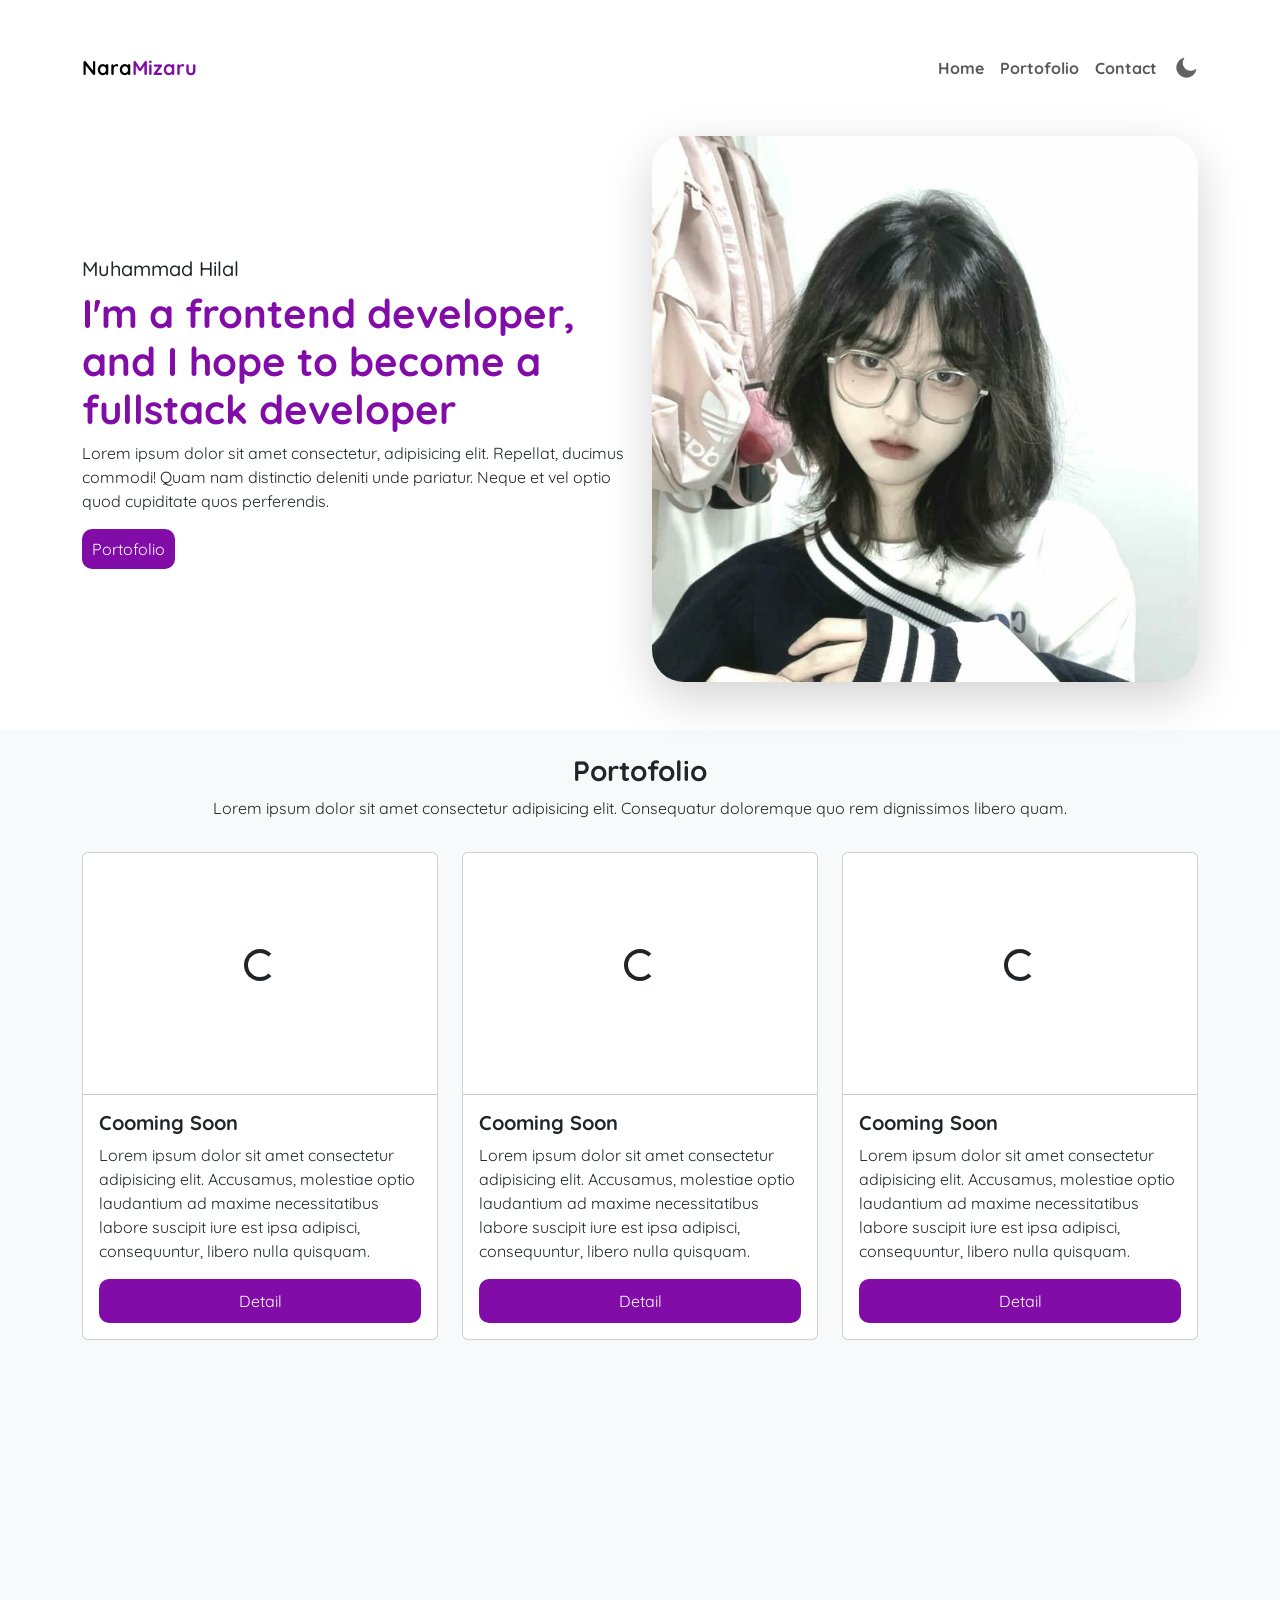
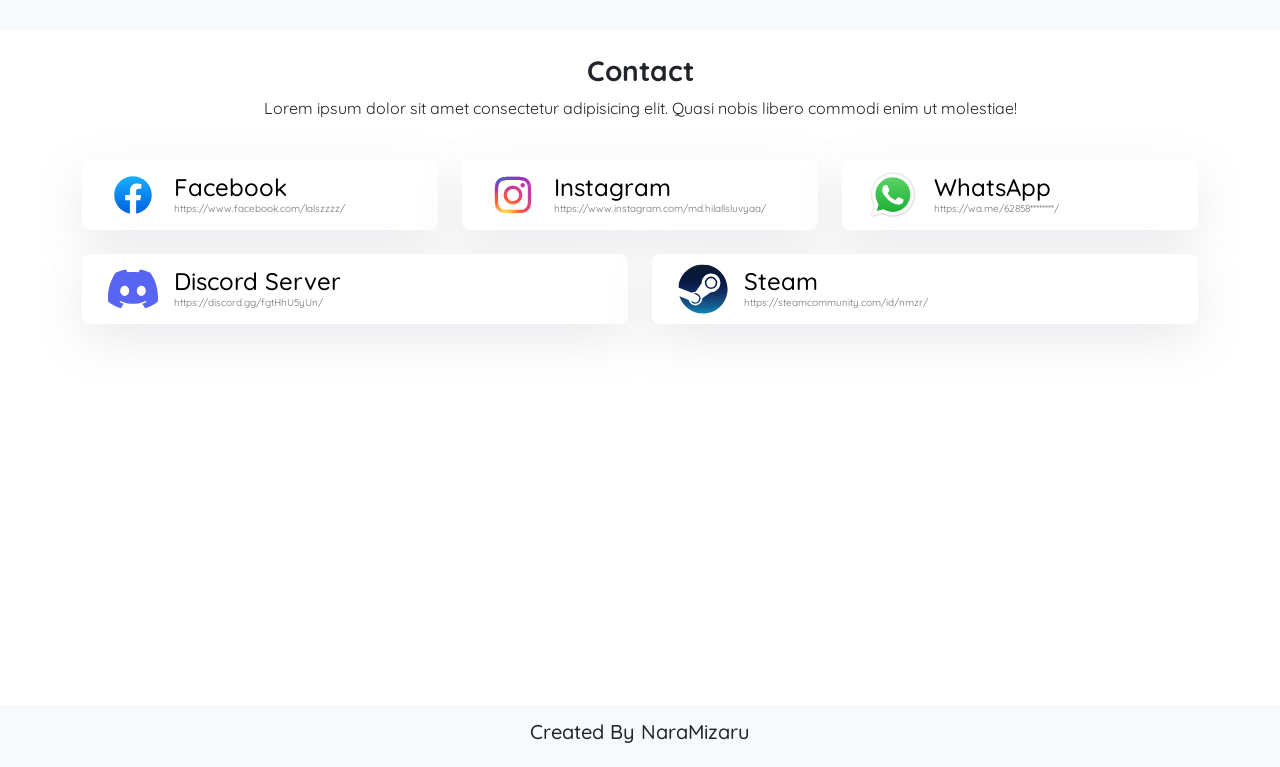
<file: index.html>
<!doctype html>
<html lang="en">
  <head>
    <meta charset="utf-8">
    <meta name="viewport" content="width=device-width, initial-scale=1">
    <link rel="preconnect" href="https://fonts.googleapis.com"><link rel="preconnect" href="https://fonts.gstatic.com" crossorigin>
    <link href="https://fonts.googleapis.com/css2?family=Quicksand&display=swap" rel="stylesheet">
    <link href="https://cdn.jsdelivr.net/npm/bootstrap@5.2.3/dist/css/bootstrap.min.css" rel="stylesheet" integrity="sha384-rbsA2VBKQhggwzxH7pPCaAqO46MgnOM80zW1RWuH61DGLwZJEdK2Kadq2F9CUG65" crossorigin="anonymous">
    <link rel="stylesheet" href="style.css">
    <title>NaraMizaru | Websites</title>
  </head>
  <body class="light-theme">
    <nav class="navbar navbar-expand-sm p-5" id="navbar">
      <div class="container">
        <a class="navbar-brand fw-bold" href="#">Nara<span style="color: #810CA8;">Mizaru</span></a>
        <button class="navbar-toggler" type="button" data-bs-toggle="collapse" data-bs-target="#navbarSupportedContent" aria-controls="navbarSupportedContent" aria-expanded="false" aria-label="Toggle navigation">
          <span class="navbar-toggler-icon"></span>
        </button>
        <div class="collapse navbar-collapse" id="navbarSupportedContent">
          <ul class="navbar-nav ms-auto mb-2 mb-lg-0 me-2">
            <li class="nav-item">
              <a class="nav-link fw-bold"href="#home">Home</a>
            </li>
            <li class="nav-item">
              <a class="nav-link fw-bold" href="#portofolio">Portofolio</a>
            </li>
            <li class="nav-item">
              <a class="nav-link fw-bold" href="#contact">Contact</a>
            </li>
          </ul>
          <img id="theme-icon" src="assets/img/moon.png" alt="" style="width: 25px; cursor: pointer;">
        </div>
      </div>
    </nav>
    
    <div id="home">
      <div class="jumbotron">
        <div class="container">
          <div class="row justify-content-between">
            <div class="col-md-6 order-first order-md-5 align-self-center mb-5">
              <img src="assets/img/pict2.jpg" alt="" class="img-fluid rounded-5 shadow-lg asd">
            </div>
            <hr class="d-md-none d-sm-block">
            <div class="col-md-6 align-self-center mb-5">
              <h5>Muhammad Hilal</h5>
              <h1 class="h1 fw-bold" style="color: #810CA8;">I'm a frontend developer, and I hope to become a fullstack developer</h1>
              <p class="subtitle mb-4">Lorem ipsum dolor sit amet consectetur, adipisicing elit. Repellat, ducimus commodi! Quam nam distinctio deleniti unde pariatur. Neque et vel optio quod cupiditate quos perferendis.</p>
              <a href="#portofolio" class="btn-custom btn-custom-purple">Portofolio</a>
            </div>
          </div>
        </div>
      </div>
    </div>

    <div class="portofolio bg-light" id="portofolio">
      <div class="container">
        <h3 class="fw-bold text-center pt-4" id="head-portofolio">Portofolio</h3>
        <p class="subtitle text-center" id="description-portofolio">Lorem ipsum dolor sit amet consectetur adipisicing elit. Consequatur doloremque quo rem dignissimos libero quam.</p>
        <div class="row">
          <div class="col-md-4">
            <div class="card mt-3 mb-5" id="portofolio-card">
              <div class="d-flex justify-content-center align-items-center" style="height: 25vh;">
                <div class="spinner-border" role="status">
                  <span class="visually-hidden">Loading...</span>
                </div>
              </div>
              <hr class="mb-0">
              <div class="card-body">
                <h5 class="card-title fw-bold">Cooming Soon</h5>
                <p class="card-text">Lorem ipsum dolor sit amet consectetur adipisicing elit. Accusamus, molestiae optio laudantium ad maxime necessitatibus labore suscipit iure est ipsa adipisci, consequuntur, libero nulla quisquam.</p>
                <a href="#" class="btn-custom btn-custom-purple d-block text-center">Detail</a>
              </div>
            </div>
          </div>
          <div class="col-md-4">
            <div class="card mt-3 mb-5" id="portofolio-card2">
              <div class="d-flex justify-content-center align-items-center" style="height: 25vh;">
                <div class="spinner-border" role="status">
                  <span class="visually-hidden">Loading...</span>
                </div>
              </div>
              <hr class="mb-0">
              <div class="card-body">
                <h5 class="card-title fw-bold">Cooming Soon</h5>
                <p class="card-text">Lorem ipsum dolor sit amet consectetur adipisicing elit. Accusamus, molestiae optio laudantium ad maxime necessitatibus labore suscipit iure est ipsa adipisci, consequuntur, libero nulla quisquam.</p>
                <a href="#" class="btn-custom btn-custom-purple d-block text-center">Detail</a>
              </div>
            </div>
          </div>
          <div class="col-md-4">
            <div class="card mt-3 mb-5" id="portofolio-card3">
              <div class="d-flex justify-content-center align-items-center" style="height: 25vh;">
                <div class="spinner-border" role="status">
                  <span class="visually-hidden">Loading...</span>
                </div>
              </div>
              <hr class="mb-0">
              <div class="card-body">
                <h5 class="card-title fw-bold">Cooming Soon</h5>
                <p class="card-text">Lorem ipsum dolor sit amet consectetur adipisicing elit. Accusamus, molestiae optio laudantium ad maxime necessitatibus labore suscipit iure est ipsa adipisci, consequuntur, libero nulla quisquam.</p>
                <a href="#" class="btn-custom btn-custom-purple d-block text-center">Detail</a>
              </div>
            </div>
          </div>
        </div>
      </div>
    </div>

    <div class="contact p-4" id="contact">
      <div class="container">
        <h3 class="fw-bold text-center">Contact</h3>
        <p class="subtitle text-center">Lorem ipsum dolor sit amet consectetur adipisicing elit. Quasi nobis libero commodi enim ut molestiae!</p>
        <div class="row">
          <div class="col-xl-4 col-lg-6 col-md-6 col-sm-12 col-12">
            <a href="https://www.facebook.com/lalszzzz/" target="_blank">
              <div class="findme-item" id="findme-card">
                <img src="assets/img/facebook.svg" alt="" style="width: 50px; height: 50px"/>
                <div class="ms-3 d-flex flex-column justify-content-center align-items-start">
                  <h4 class="m-0">Facebook</h4>
                  <p class="m-0 text-secondary" style="font-size: 10px">https://www.facebook.com/lalszzzz/</p>
                </div>
              </div>
            </a>
          </div>
          <div class="col-xl-4 col-lg-6 col-md-6 col-sm-12 col-12">
            <a href="https://www.instagram.com/md.hilallsluvyaa/" target="_blank">
              <div class="findme-item" id="findme-card2">
                <img src="assets/img/instagram.svg" alt="" style="width: 50px; height: 50px"/>
                <div class="ms-3 d-flex flex-column justify-content-center align-items-start">
                  <h4 class="m-0">Instagram</h4>
                  <p class="m-0 text-secondary" style="font-size: 10px">https://www.instagram.com/md.hilallsluvyaa/</p>
                </div>
              </div>
            </a>
          </div>
          <div class="col-xl-4 col-lg-6 col-md-6 col-sm-12 col-12">
            <a href="#" target="_blank">
              <div class="findme-item" id="findme-card3">
                <img src="assets/img/WhatsApp.svg" alt="" style="width: 50px; height: 50px"/>
                <div class="ms-3 d-flex flex-column justify-content-center align-items-start">
                  <h4 class="m-0">WhatsApp</h4>
                  <p class="m-0 text-secondary" style="font-size: 10px">https://wa.me/62858********/</p>
                </div>
              </div>
            </a>
          </div>
          <div class="col-xl-6 col-lg-6 col-md-6 col-sm-12 col-12">
            <a href="https://discord.gg/fgtHhU5yUn" target="_blank">
              <div class="findme-item" id="findme-card4">
                <img src="assets/img/discord.svg" alt="" style="width: 50px; height: 50px"/>
                <div class="ms-3 d-flex flex-column justify-content-center align-items-start">
                  <h4 class="m-0">Discord Server</h4>
                  <p class="m-0 text-secondary" style="font-size: 10px">https://discord.gg/fgtHhU5yUn/</p>
                </div>
              </div>
            </a>
          </div>
          <div class="col-xl-6 col-lg-6 col-md-6 col-sm-12 col-12">
            <a href="https://steamcommunity.com/id/nmzr/" target="_blank">
              <div class="findme-item" id="findme-card5">
                <img src="assets/img/steam.svg" alt="" style="width: 50px; height: 50px"/>
                <div class="ms-3 d-flex flex-column justify-content-center align-items-start">
                  <h4 class="m-0">Steam</h4>
                  <p class="m-0 text-secondary" style="font-size: 10px">https://steamcommunity.com/id/nmzr/</p>
                </div>
              </div>
            </a>
          </div>
        </div>
      </div>
    </div>

    <div class="footer bg-light" id="footer">
      <div class="container">
        <h5 class="text-center">Created By NaraMizaru</h5>
      </div>
    </div>
    
    <script src="scripts.js"></script>
    <script src="https://cdn.jsdelivr.net/npm/bootstrap@5.2.3/dist/js/bootstrap.bundle.min.js" integrity="sha384-kenU1KFdBIe4zVF0s0G1M5b4hcpxyD9F7jL+jjXkk+Q2h455rYXK/7HAuoJl+0I4" crossorigin="anonymous"></script>
  </bodyc>
</html>
</file>
<file: style.css>
* {
  font-family: 'Quicksand', sans-serif;
}

.btn-custom {
  padding: 10px;
  border-radius: 10px;
  text-decoration: none;
}

.btn-custom-purple {
  background-color: #810CA8;
  color: white;
}

.btn-custom-purple:hover {
  color: white;
  background-color: #C147E9;
}

.portofolio {
  min-height: 100vh;
}

.contact {
  min-height: 75vh;
}

.findme-item {
  display: flex;
  box-shadow: rgb(149 157 165 / 20%) 0px 16px 48px;
  padding: 10px 26px;
  background-color: #fff;
  border-radius: 8px;
  margin-top: 24px;
  cursor: pointer;
  transition: 0.3s;
  color: #000;
}

.findme-item:hover {
  transform: scale(1.1);
}

a {
  text-decoration: none;
}

.footer {
  padding: 15px;
}
</file>
